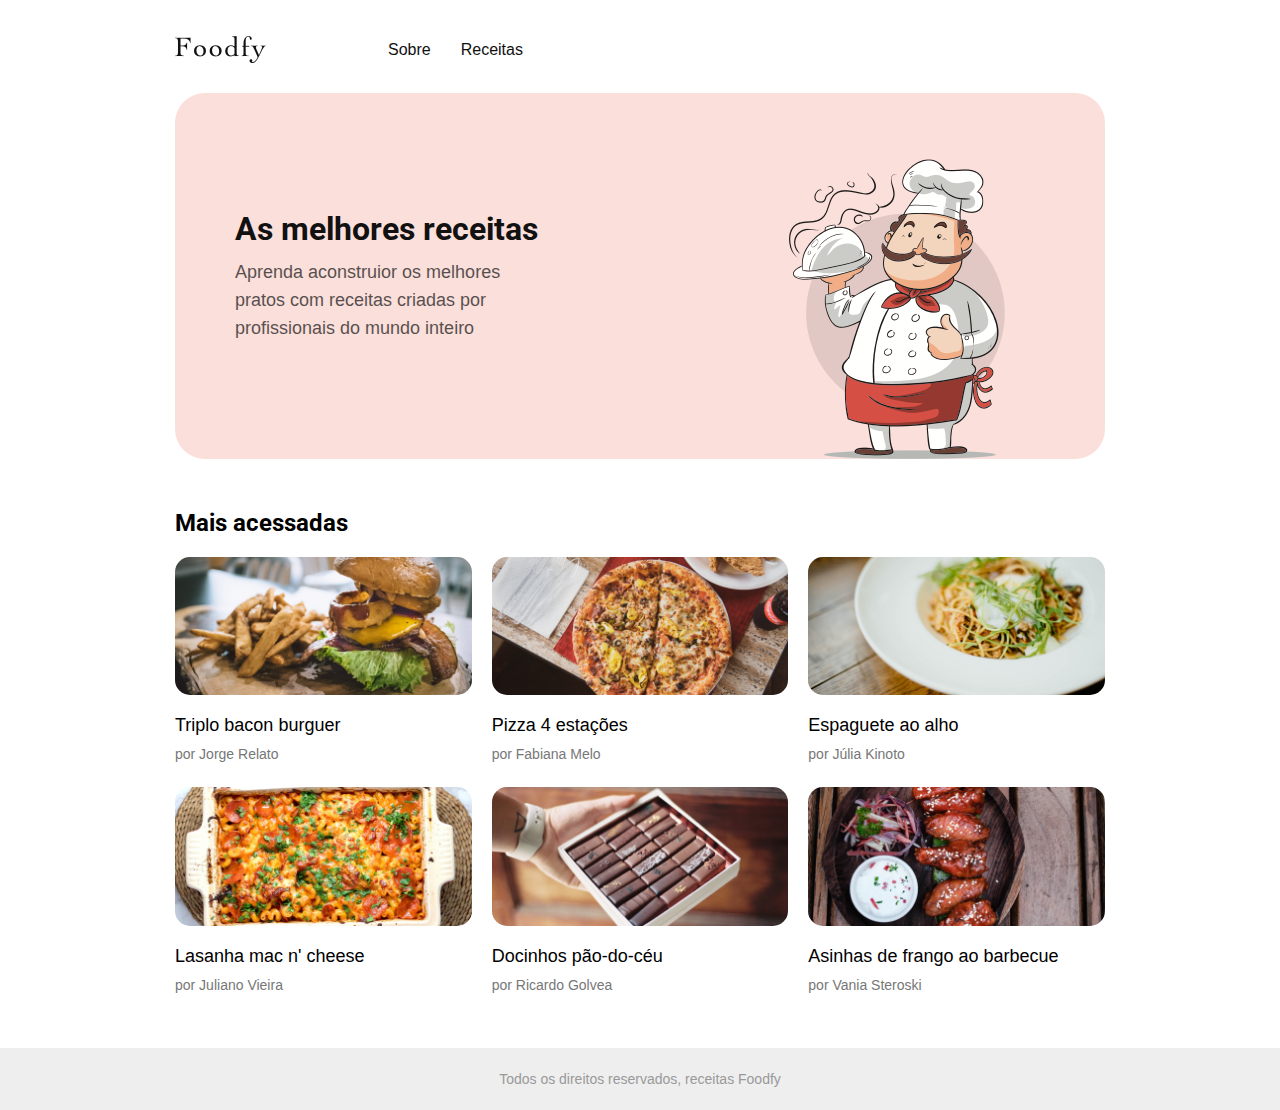
<file: index.html>
<html>
  <head>
    <title>Home</title>
  </head>
  <link rel="stylesheet" href="style.css" />

  <body>
    <header>
      <div class="logo">
        <img src="/assets/logo.png" alt="Logo" />
        <a class="logo-sobre" href="sobre.html">Sobre</a>
        <a class="logo-receitas" href="receitas.html">Receitas</a>
      </div>
    </header>

    <div class="intro">
      <div class="intro-text">
        As melhores receitas
        <p>
          Aprenda aconstruior os melhores pratos com receitas criadas por
          profissionais do mundo inteiro
        </p>
      </div>
      <div class="intro-image">
        <img src="/assets/chef.png" alt="chef" />
      </div>
    </div>

    <div class="acess">Mais acessadas</div>

    <section class="cards">
      <div class="card">
        <div class="card-image">
          <img src="/assets/burger.png" alt="burger" />
        </div>
        <div class="card-content">
          Triplo bacon burguer
          <p>por Jorge Relato</p>
        </div>
      </div>

      <div class="card">
        <div class="card-image">
          <img src="/assets/pizza.png" alt="pizza" />
        </div>
        <div class="card-content">
          Pizza 4 estações
          <p>por Fabiana Melo</p>
        </div>
      </div>

      <div class="card">
        <div class="card-image">
          <img src="/assets/espaguete.png" alt="espaguete" />
        </div>
        <div class="card-content">
          Espaguete ao alho
          <p>por Júlia Kinoto</p>
        </div>
      </div>

      <div class="card">
        <div class="card-image">
          <img src="/assets/lasanha.png" alt="lasanha" />
        </div>
        <div class="card-content">
          Lasanha mac n' cheese
          <p>por Juliano Vieira</p>
        </div>
      </div>

      <div class="card">
        <div class="card-image">
          <img src="/assets/doce.png" alt="doce" />
        </div>
        <div class="card-content">
          Docinhos pão-do-céu
          <p>por Ricardo Golvea</p>
        </div>
      </div>

      <div class="card">
        <div class="card-image">
          <img src="/assets/asinhas.png" alt="asinhas" />
        </div>
        <div class="card-content">
          Asinhas de frango ao barbecue
          <p>por Vania Steroski</p>
        </div>
      </div>
    </section>

    <footer>
      <div class="footer-content">
        Todos os direitos reservados, receitas Foodfy
      </div>
    </footer>
  </body>
</html>
</file>
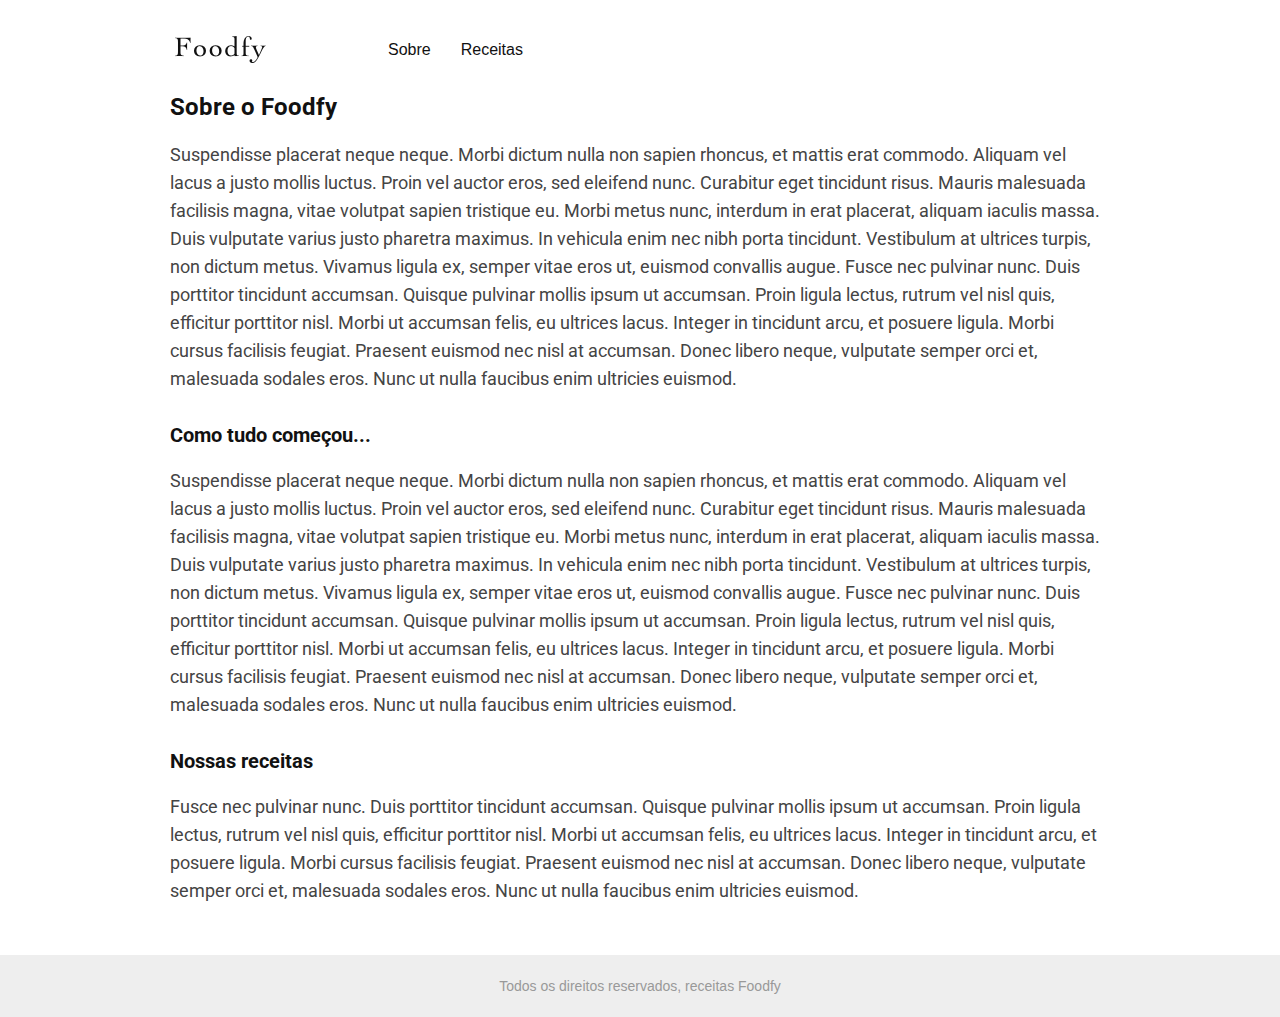
<file: sobre.html>
<html>
  <head>
    <title>Sobre</title>
  </head>
  <link rel="stylesheet" href="style.css" />

  <body>
    <header>
      <div class="logo">
        <a href="index.html">
          <img src="/assets/logo.png" alt="Logo" />
        </a>
        <a class="logo-sobre" href="sobre.html">Sobre</a>
        <a class="logo-receitas" href="receitas.html">Receitas</a>
      </div>
    </header>

    <div class="about">
      Sobre o Foodfy
      <p>
        Suspendisse placerat neque neque. Morbi dictum nulla non sapien rhoncus,
        et mattis erat commodo. Aliquam vel lacus a justo mollis luctus. Proin
        vel auctor eros, sed eleifend nunc. Curabitur eget tincidunt risus.
        Mauris malesuada facilisis magna, vitae volutpat sapien tristique eu.
        Morbi metus nunc, interdum in erat placerat, aliquam iaculis massa. Duis
        vulputate varius justo pharetra maximus. In vehicula enim nec nibh porta
        tincidunt. Vestibulum at ultrices turpis, non dictum metus. Vivamus
        ligula ex, semper vitae eros ut, euismod convallis augue. Fusce nec
        pulvinar nunc. Duis porttitor tincidunt accumsan. Quisque pulvinar
        mollis ipsum ut accumsan. Proin ligula lectus, rutrum vel nisl quis,
        efficitur porttitor nisl. Morbi ut accumsan felis, eu ultrices lacus.
        Integer in tincidunt arcu, et posuere ligula. Morbi cursus facilisis
        feugiat. Praesent euismod nec nisl at accumsan. Donec libero neque,
        vulputate semper orci et, malesuada sodales eros. Nunc ut nulla faucibus
        enim ultricies euismod.
      </p>
    </div>
    <div class="begin">
      Como tudo começou...
      <p>
        Suspendisse placerat neque neque. Morbi dictum nulla non sapien rhoncus,
        et mattis erat commodo. Aliquam vel lacus a justo mollis luctus. Proin
        vel auctor eros, sed eleifend nunc. Curabitur eget tincidunt risus.
        Mauris malesuada facilisis magna, vitae volutpat sapien tristique eu.
        Morbi metus nunc, interdum in erat placerat, aliquam iaculis massa. Duis
        vulputate varius justo pharetra maximus. In vehicula enim nec nibh porta
        tincidunt. Vestibulum at ultrices turpis, non dictum metus. Vivamus
        ligula ex, semper vitae eros ut, euismod convallis augue. Fusce nec
        pulvinar nunc. Duis porttitor tincidunt accumsan. Quisque pulvinar
        mollis ipsum ut accumsan. Proin ligula lectus, rutrum vel nisl quis,
        efficitur porttitor nisl. Morbi ut accumsan felis, eu ultrices lacus.
        Integer in tincidunt arcu, et posuere ligula. Morbi cursus facilisis
        feugiat. Praesent euismod nec nisl at accumsan. Donec libero neque,
        vulputate semper orci et, malesuada sodales eros. Nunc ut nulla faucibus
        enim ultricies euismod.
      </p>
    </div>
    <div class="recipe">
      Nossas receitas
      <p>
        Fusce nec pulvinar nunc. Duis porttitor tincidunt accumsan. Quisque
        pulvinar mollis ipsum ut accumsan. Proin ligula lectus, rutrum vel nisl
        quis, efficitur porttitor nisl. Morbi ut accumsan felis, eu ultrices
        lacus. Integer in tincidunt arcu, et posuere ligula. Morbi cursus
        facilisis feugiat. Praesent euismod nec nisl at accumsan. Donec libero
        neque, vulputate semper orci et, malesuada sodales eros. Nunc ut nulla
        faucibus enim ultricies euismod.
      </p>
    </div>

    <footer>
      <div class="footer-content">
        Todos os direitos reservados, receitas Foodfy
      </div>
    </footer>
  </body>
</html>
</file>
<file: style.css>
@import "https://fonts.googleapis.com/css2?family=Roboto:wght@400;700&display=swap";

:root {
  --font-roboto: "Roboto", sans-serif;
  --font-roboto-regular: "Roboto-Regular", sans-serif;
}

* {
  margin: 0;
}

body {
  display: flex;
  align-items: center;
  flex-direction: column;
}

header {
  margin-bottom: 30px;
}

.logo {
  width: 930px;
  margin-top: 36.1;
  display: flex;
  align-items: center;
}

.logo img {
  width: 90.6px;
  height: 26.9;
  margin-right: 122.4;
}

.logo a.logo-sobre,
a.logo-receitas {
  font-size: 16px;
  font-family: var(--font-roboto-regular);
  margin-right: 30px;
  line-height: 19px;
  text-decoration: none;
  color: #111111;
}

.intro {
  background-color: #fbdfdb;
  width: 930px;
  height: 366px;
  margin-bottom: 50px;
  display: grid;
  grid-template-columns: 1fr 1fr;
  border-radius: 30px;
}

.intro .intro-text {
  margin: 117px 248px 117px 60px;
  font-size: 32px;
  line-height: 38px;
  width: 305px;
  height: 38px;
  font-family: var(--font-roboto);
  font-weight: bold;
  color: #111111;
}

.intro .intro-text p {
  font-size: 18px;
  line-height: 28px;
  width: 316px;
  height: 84px;
  opacity: 0.7;
  font-family: var(--font-roboto-regular);
  font-weight: normal;
  margin-top: 10px;
}

.intro .intro-image {
  margin: 66px 100px 0 auto;
  width: 216px;
  height: 300px;
}

.acess {
  width: 930px;
  margin-bottom: 20px;
  font-size: 24px;
  line-height: 28px;
  font-family: var(--font-roboto);
  font-weight: bold;
}

.cards {
  display: grid;
  grid-template-columns: repeat(3, 1fr);
  width: 930px;
  gap: 20px;
}

.cards .card {
  max-width: 300px;
}

.cards .card .card-image {
  margin-bottom: 20px;
}

.cards .card-image img {
  width: 100%;
  border-radius: 15px;
}

.card .card-content {
  font-size: 18px;
  line-height: 21px;
  font-family: var(--font-roboto-regular);
}

.card .card-content p {
  font-family: var(--font-roboto-regular);
  font-size: 14px;
  line-height: 26px;
  color: #777777;
  margin-top: 5px;
}

footer {
  background-color: #eeeeee;
  height: 62px;
  margin-top: 50px;
  width: 100%;
  display: flex;
  justify-content: center;
  align-items: center;
}

footer .footer-content {
  font-family: var(--font-roboto-regular);
  font-size: 14px;
  color: #999999;
}

/*=== SOBRE ===*/

.about {
  width: 940px;
  font-family: var(--font-roboto);
  font-weight: bold;
  font-size: 24px;
  color: #111111;
}

.about p {
  margin-top: 20px;
  font-size: 18px;
  line-height: 28px;
  color: #444444;
  font-weight: normal;
}

.begin {
  width: 940px;
  margin-top: 30px;
  font-family: var(--font-roboto);
  font-weight: bold;
  font-size: 20px;
  line-height: 24px;
  color: #111111;
}

.begin p {
  margin-top: 20px;
  font-size: 18px;
  line-height: 28px;
  color: #444444;
  font-weight: normal;
}

.recipe {
  width: 940px;
  margin-top: 30px;
  font-family: var(--font-roboto);
  font-weight: bold;
  font-size: 20px;
  line-height: 24px;
  color: #111111;
}

.recipe p {
  margin-top: 20px;
  font-size: 18px;
  line-height: 28px;
  color: #444444;
  font-weight: normal;
}
/*=== MODAL ===*/

.modal-overlay {
  background-color: rgba(0, 0, 0, 0.7);
  width: 100%;
  height: 100%;
  position: fixed;
  visibility: hidden;
}

.modal {
  background-color: #ffffff;
  width: 660px;
  height: 413px;
  margin: 25vh auto;
  position: relative;
  border-radius: 16px;
}

.close-modal {
  font-size: 16px;
  line-height: 19px;
  font-family: var(--font-roboto-regular);
  color: #999999;
  cursor: pointer;
  margin-top: 60px;
  position: absolute;
  bottom: 30px;
  width: 660px;
  text-align: center;
}

.modal-overlay.active {
  visibility: visible;
}

.modal-image {
  position: fixed;
  margin: 30px;
}

.modal-image img {
  width: 600px;
  height: 200px;
  border-radius: 15px;
  object-fit: cover; /*https://developer.mozilla.org/pt-BR/docs/Web/CSS/object-fit*/
}

.modal-title {
  font-family: var(--font-roboto-regular);
  font-size: 24px;
  color: #111111;
  text-align: center;
  position: absolute;
  bottom: 135px;
  width: 660px;
}

.modal-autor {
  font-family: var(--font-roboto-regular);
  font-size: 18px;
  color: #777777;
  position: absolute;
  bottom: 0;
  margin-bottom: 109px;
  text-align: center;
  width: 660px;
}
</file>
